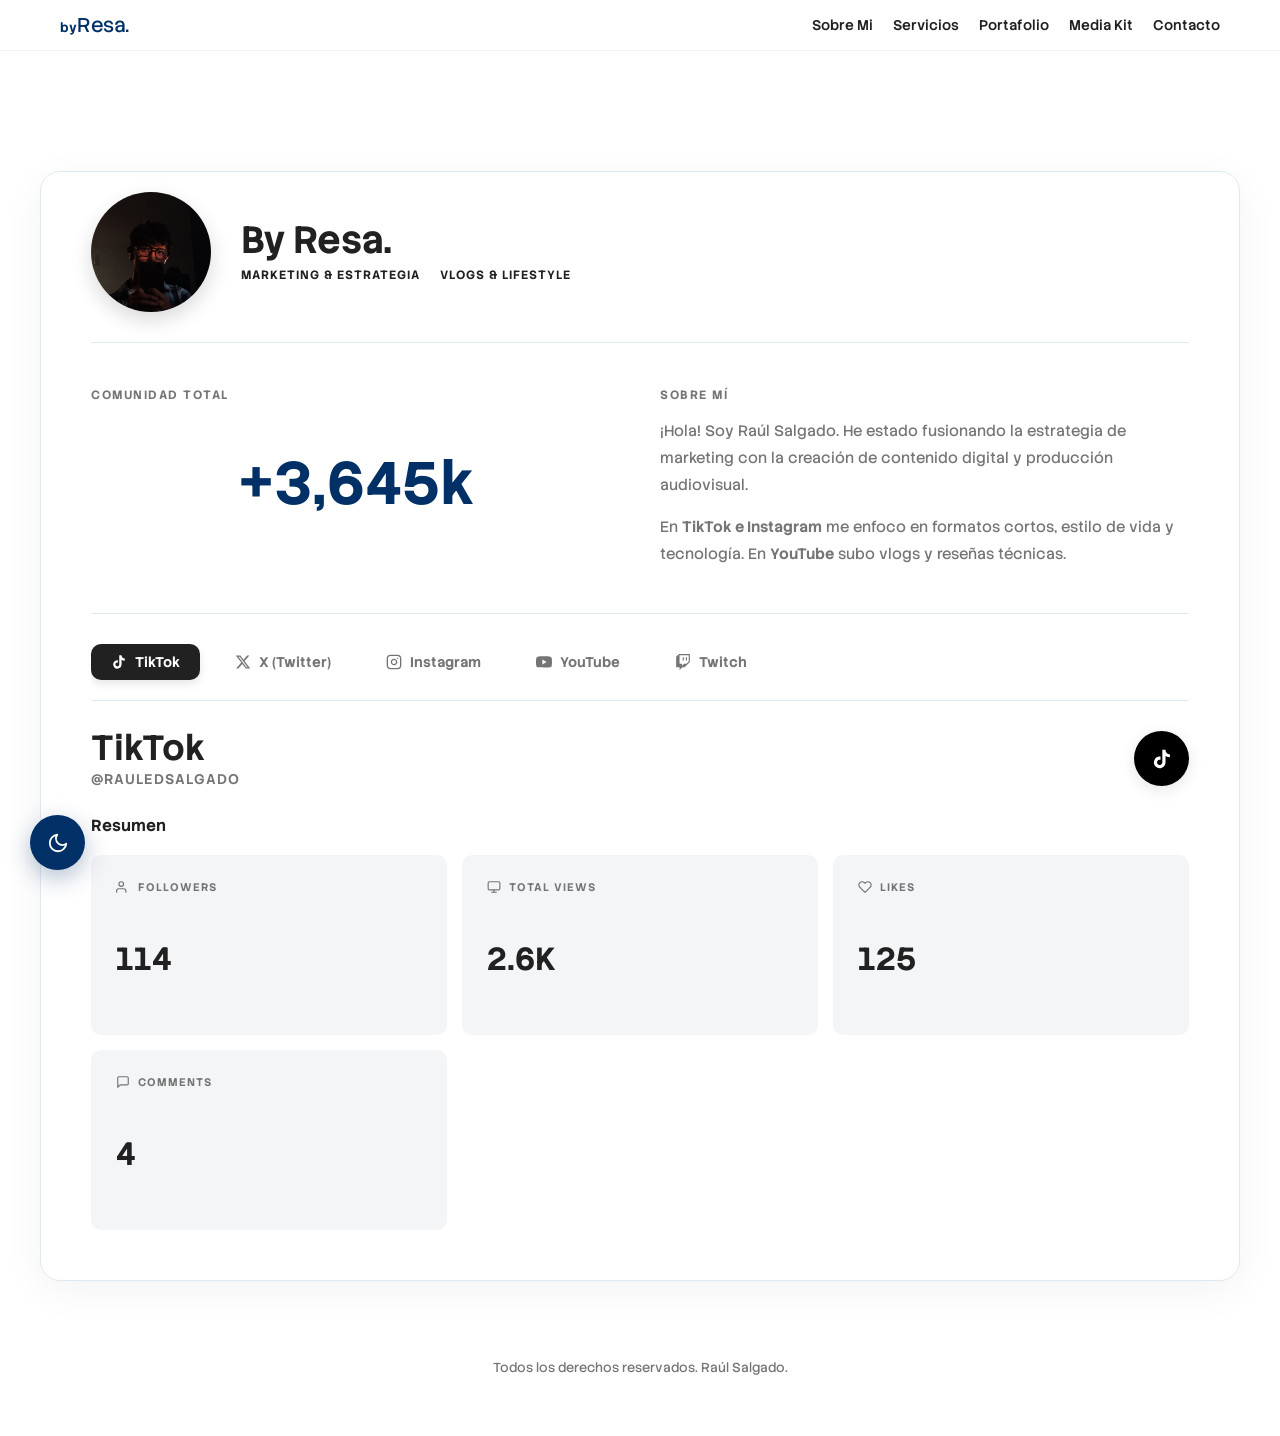
<file: mediakit.html>
<!DOCTYPE html>
<html lang="es">

<head>
    <meta charset="UTF-8">
    <meta name="viewport" content="width=device-width, initial-scale=1.0">
    <title>Media Kit | byResa.</title>
    
    <link rel="stylesheet" href="css/normalize.css">
    <link rel="preconnect" href="https://fonts.googleapis.com">
    <link rel="preconnect" href="https://fonts.gstatic.com" crossorigin>
    <link href="https://fonts.googleapis.com/css2?family=Stack+Sans+Text&display=swap" rel="stylesheet">
    <!-- Versionado para romper caché -->
    <link rel="stylesheet" href="css/style.css?v=8.0">
    <link rel="icon" href="images/favicon.png?v=2" type="image/png">

    <meta property="og:type" content="website">
    <meta property="og:url" content="https://resanews.github.io/byresabeta/mediakit.html">
    <meta property="og:title" content="Media Kit | byResa.">
    <meta property="og:image" content="https://resanews.github.io/byresabeta/images/hero.jpg">
</head>

<body>
    <!-- Encabezado -->
    <header class="barra-superior">
        <div class="nav-container contenedor">
            <a href="index.html#inicio" class="titulo" style="text-decoration: none;">
                <span>by</span>Resa.
            </a>
            <nav class="navprincipal">
                <a href="index.html#sobre-mi">Sobre Mi</a>
                <a href="index.html#servicios">Servicios</a>
                <a href="portafolio.html">Portafolio</a>
                <a href="mediakit.html" class="activo">Media Kit</a>
                <a href="index.html#contacto">Contacto</a>
            </nav>
        </div>
    </header>

    <main style="padding-top: 12rem; padding-bottom: 5rem;">
        <section class="contenedor">
            
            <!-- Contenedor Principal (Apple Bento) -->
            <div class="mk-panel-maestro revelar-scroll">
                
                <!-- Cabecera de Perfil -->
                <div class="mk-perfil-header">
                    <img src="images/IMG_20260726_185718~2.jpg" alt="Raúl Salgado" class="mk-avatar">
                    <div class="mk-perfil-datos">
                        <h1>By Resa.</h1>
                        <div class="mk-tags-texto">
                            <span>MARKETING & ESTRATEGIA</span>
                            <span>VLOGS & LIFESTYLE</span>
                        </div>
                    </div>
                </div>

                <div class="mk-divisor"></div>

                <!-- Sección Comunidad y Sobre Mí -->
                <div style="display: grid; grid-template-columns: repeat(auto-fit, minmax(300px, 1fr)); gap: 4rem;">
                    <div class="mk-seccion-info">
                    <h4 class="mk-titulo-seccion">COMUNIDAD TOTAL</h4>
                    <h2 class="mk-cifra-total">+3,645k</h2>
                </div>

                    <div class="mk-seccion-info">
                        <h4 class="mk-titulo-seccion">SOBRE MÍ</h4>
                        <p>¡Hola! Soy Raúl Salgado. He estado fusionando la estrategia de marketing con la creación de contenido digital y producción audiovisual.</p>
                        <p>En <strong>TikTok e Instagram</strong> me enfoco en formatos cortos, estilo de vida y tecnología. En <strong>YouTube</strong> subo vlogs y reseñas técnicas.</p>
                    </div>
                </div>

                <div class="mk-divisor"></div>

              <!-- Interfaz Dinámica (Formato Riimo/Beacons) -->
                <div class="mk-interfaz-dinamica">
                    
                   <!-- Barra Superior de Pestañas (Tabs) -->
                    <div class="mk-tabs-superior">
                        <button class="mk-tab-btn activo" data-target="stats-tt">
                            <svg xmlns="http://www.w3.org/2000/svg" width="16" height="16" viewBox="0 0 24 24" fill="currentColor"><path d="M19.59 6.69a4.83 4.83 0 0 1-3.77-4.25V2h-3.45v13.67a2.89 2.89 0 0 1-5.2 1.74 2.89 2.89 0 0 1 2.31-4.64 2.93 2.93 0 0 1 .88.13V9.4a6.84 6.84 0 0 0-1-.05A6.33 6.33 0 0 0 5 20.1a6.34 6.34 0 0 0 10.86-4.43v-7a8.16 8.16 0 0 0 4.77 1.52v-3.4a4.85 4.85 0 0 1-1-.1z"/></svg>
                            TikTok
                        </button>
                        <button class="mk-tab-btn" data-target="stats-x">
                            <svg xmlns="http://www.w3.org/2000/svg" width="16" height="16" viewBox="0 0 24 24" fill="currentColor"><path d="M18.244 2.25h3.308l-7.227 8.26 8.502 11.24H16.17l-5.214-6.817L4.99 21.75H1.68l7.73-8.835L1.254 2.25H8.08l4.713 6.231zm-1.161 17.52h1.833L7.084 4.126H5.117z"/></svg>
                            X (Twitter)
                        </button>
                        <button class="mk-tab-btn" data-target="stats-ig">
                            <svg xmlns="http://www.w3.org/2000/svg" width="16" height="16" viewBox="0 0 24 24" fill="none" stroke="currentColor" stroke-width="2" stroke-linecap="round" stroke-linejoin="round"><rect x="2" y="2" width="20" height="20" rx="5" ry="5"></rect><path d="M16 11.37A4 4 0 1 1 12.63 8 4 4 0 0 1 16 11.37z"></path><line x1="17.5" y1="6.5" x2="17.51" y2="6.5"></line></svg>
                            Instagram
                        </button>
                        <button class="mk-tab-btn" data-target="stats-yt">
                            <svg xmlns="http://www.w3.org/2000/svg" width="16" height="16" viewBox="0 0 24 24" fill="currentColor"><path d="M23.498 6.186a3.016 3.016 0 0 0-2.122-2.136C19.505 3.545 12 3.545 12 3.545s-7.505 0-9.377.505A3.017 3.017 0 0 0 .502 6.186C0 8.07 0 12 0 12s0 3.93.502 5.814a3.016 3.016 0 0 0 2.122 2.136c1.871.505 9.376.505 9.376.505s7.505 0 9.377-.505a3.015 3.015 0 0 0 2.122-2.136C24 15.93 24 12 24 12s0-3.93-.502-5.814zM9.545 15.568V8.432L15.818 12l-6.273 3.568z"/></svg>
                            YouTube
                        </button>
                        <button class="mk-tab-btn" data-target="stats-tw">
                            <svg xmlns="http://www.w3.org/2000/svg" width="16" height="16" viewBox="0 0 24 24" fill="currentColor"><path d="M11.571 4.714h1.715v5.143H11.57zm4.715 0H18v5.143h-1.714zM6 0L1.714 4.286v15.428h5.143V24l4.286-4.286h3.428L22.286 12V0zm14.571 11.143l-3.428 3.428h-3.429l-3 3v-3H6.857V1.714h13.714Z"/></svg>
                            Twitch
                        </button>
                    </div>

                    <!-- Contenedor de Paneles (El Tablero de Datos) -->
                    <div class="mk-paneles-contenedor">
                        
                        <!-- PANEL TIKTOK -->
                        <div id="stats-tt" class="mk-panel-stats activo">
                            <div class="mk-platform-header">
                                <div class="mk-ph-izq">
                                    <h2>TikTok</h2>
                                    <p>@RAULEDSALGADO</p>
                                </div>
                                <a href="https://www.tiktok.com/@rauledsalgado" target="_blank" class="mk-link-red" data-red="tiktok" aria-label="Visitar TikTok">
                                    <svg xmlns="http://www.w3.org/2000/svg" width="22" height="22" viewBox="0 0 24 24" fill="currentColor"><path d="M19.59 6.69a4.83 4.83 0 0 1-3.77-4.25V2h-3.45v13.67a2.89 2.89 0 0 1-5.2 1.74 2.89 2.89 0 0 1 2.31-4.64 2.93 2.93 0 0 1 .88.13V9.4a6.84 6.84 0 0 0-1-.05A6.33 6.33 0 0 0 5 20.1a6.34 6.34 0 0 0 10.86-4.43v-7a8.16 8.16 0 0 0 4.77 1.52v-3.4a4.85 4.85 0 0 1-1-.1z"/></svg>
                                </a>
                            </div>

                            <h3 class="mk-summary-title">Resumen</h3>
                            
                            <div class="mk-grid-dashboard">
                                <div class="mk-stat-card">
                                    <div class="mk-stat-top"><span class="mk-stat-label"><svg xmlns="http://www.w3.org/2000/svg" width="14" height="14" viewBox="0 0 24 24" fill="none" stroke="currentColor" stroke-width="2" stroke-linecap="round" stroke-linejoin="round"><path d="M17 21v-2a4 4 0 0 0-4-4H5a4 4 0 0 0-4 4v2"></path><circle cx="9" cy="7" r="4"></circle></svg>FOLLOWERS</span></div>
                                    <p class="mk-stat-value">114</p>
                                </div>
                                <div class="mk-stat-card">
                                    <div class="mk-stat-top"><span class="mk-stat-label"><svg xmlns="http://www.w3.org/2000/svg" width="14" height="14" viewBox="0 0 24 24" fill="none" stroke="currentColor" stroke-width="2" stroke-linecap="round" stroke-linejoin="round"><rect x="2" y="3" width="20" height="14" rx="2" ry="2"></rect><line x1="8" y1="21" x2="16" y2="21"></line><line x1="12" y1="17" x2="12" y2="21"></line></svg>TOTAL VIEWS</span></div>
                                    <p class="mk-stat-value">2.6K</p>
                                </div>
                                <div class="mk-stat-card">
                                    <div class="mk-stat-top"><span class="mk-stat-label"><svg xmlns="http://www.w3.org/2000/svg" width="14" height="14" viewBox="0 0 24 24" fill="none" stroke="currentColor" stroke-width="2" stroke-linecap="round" stroke-linejoin="round"><path d="M20.84 4.61a5.5 5.5 0 0 0-7.78 0L12 5.67l-1.06-1.06a5.5 5.5 0 0 0-7.78 7.78l1.06 1.06L12 21.23l7.78-7.78 1.06-1.06a5.5 5.5 0 0 0 0-7.78z"></path></svg>LIKES</span></div>
                                    <p class="mk-stat-value">125</p>
                                </div>
                                <div class="mk-stat-card">
                                    <div class="mk-stat-top"><span class="mk-stat-label"><svg xmlns="http://www.w3.org/2000/svg" width="14" height="14" viewBox="0 0 24 24" fill="none" stroke="currentColor" stroke-width="2" stroke-linecap="round" stroke-linejoin="round"><path d="M21 15a2 2 0 0 1-2 2H7l-4 4V5a2 2 0 0 1 2-2h14a2 2 0 0 1 2 2z"></path></svg>COMMENTS</span></div>
                                    <p class="mk-stat-value">4</p>
                                </div>
                            </div>
                        </div>

                        <!-- PANEL X (TWITTER) -->
                        <div id="stats-x" class="mk-panel-stats">
                            <div class="mk-platform-header">
                                <div class="mk-ph-izq">
                                    <h2>Twitter / X</h2>
                                    <p>@RESAMOKAS</p>
                                </div>
                                <a href="https://x.com/RESAMOKAS" target="_blank" class="mk-link-red" data-red="x" aria-label="Visitar X">
                                    <svg xmlns="http://www.w3.org/2000/svg" width="22" height="22" viewBox="0 0 24 24" fill="currentColor"><path d="M18.244 2.25h3.308l-7.227 8.26 8.502 11.24H16.17l-5.214-6.817L4.99 21.75H1.68l7.73-8.835L1.254 2.25H8.08l4.713 6.231zm-1.161 17.52h1.833L7.084 4.126H5.117z"/></svg>
                                </a>
                            </div>
                            <h3 class="mk-summary-title">Resumen</h3>
                            <div class="mk-grid-dashboard">
                                <div class="mk-stat-card">
                                    <div class="mk-stat-top"><span class="mk-stat-label"><svg xmlns="http://www.w3.org/2000/svg" width="14" height="14" viewBox="0 0 24 24" fill="none" stroke="currentColor" stroke-width="2" stroke-linecap="round" stroke-linejoin="round"><path d="M17 21v-2a4 4 0 0 0-4-4H5a4 4 0 0 0-4 4v2"></path><circle cx="9" cy="7" r="4"></circle></svg>FOLLOWERS</span></div>
                                    <p class="mk-stat-value">436</p>
                                </div>
                                <div class="mk-stat-card">
                                    <div class="mk-stat-top"><span class="mk-stat-label"><svg xmlns="http://www.w3.org/2000/svg" width="14" height="14" viewBox="0 0 24 24" fill="none" stroke="currentColor" stroke-width="2" stroke-linecap="round" stroke-linejoin="round"><path d="M22 4s-.7 2.1-2 3.4c1.6 10-9.4 17.3-18 11.6 2.2.1 4.4-.6 6-2C3 15.5.5 9.6 3 5c2.2 2.6 5.6 4.1 9 4-.9-4.2 4-6.6 7-3.8 1.1 0 3-1.2 3-1.2z"></path></svg>TOTAL TWEETS</span></div>
                                    <p class="mk-stat-value">5.6k</p>
                                </div>
                            </div>
                        </div>

                        <!-- PANEL INSTAGRAM -->
                        <div id="stats-ig" class="mk-panel-stats">
                            <div class="mk-platform-header">
                                <div class="mk-ph-izq">
                                    <h2>Instagram</h2>
                                    <p>@RAULEDSALGADO</p>
                                </div>
                                <a href="https://www.instagram.com/rauledsalgado/" target="_blank" class="mk-link-red" data-red="instagram" aria-label="Visitar Instagram">
                                    <svg xmlns="http://www.w3.org/2000/svg" width="22" height="22" viewBox="0 0 24 24" fill="none" stroke="currentColor" stroke-width="2" stroke-linecap="round" stroke-linejoin="round"><rect x="2" y="2" width="20" height="20" rx="5" ry="5"></rect><path d="M16 11.37A4 4 0 1 1 12.63 8 4 4 0 0 1 16 11.37z"></path><line x1="17.5" y1="6.5" x2="17.51" y2="6.5"></line></svg>
                                </a>
                            </div>
                            <h3 class="mk-summary-title">Resumen</h3>
                            <div class="mk-grid-dashboard">
                                <div class="mk-stat-card">
                                    <div class="mk-stat-top"><span class="mk-stat-label"><svg xmlns="http://www.w3.org/2000/svg" width="14" height="14" viewBox="0 0 24 24" fill="none" stroke="currentColor" stroke-width="2" stroke-linecap="round" stroke-linejoin="round"><path d="M17 21v-2a4 4 0 0 0-4-4H5a4 4 0 0 0-4 4v2"></path><circle cx="9" cy="7" r="4"></circle></svg>FOLLOWERS</span></div>
                                    <p class="mk-stat-value">365</p>
                                </div>
                                <div class="mk-stat-card">
                                    <div class="mk-stat-top"><span class="mk-stat-label"><svg xmlns="http://www.w3.org/2000/svg" width="14" height="14" viewBox="0 0 24 24" fill="none" stroke="currentColor" stroke-width="2" stroke-linecap="round" stroke-linejoin="round"><path d="M1 12s4-8 11-8 11 8 11 8-4 8-11 8-11-8-11-8z"></path><circle cx="12" cy="12" r="3"></circle></svg>PROFILE VISITS</span></div>
                                    <p class="mk-stat-value">642</p>
                                </div>
                                <div class="mk-stat-card">
                                    <div class="mk-stat-top"><span class="mk-stat-label"><svg xmlns="http://www.w3.org/2000/svg" width="14" height="14" viewBox="0 0 24 24" fill="none" stroke="currentColor" stroke-width="2" stroke-linecap="round" stroke-linejoin="round"><polygon points="23 7 16 12 23 17 23 7"></polygon><rect x="1" y="5" width="15" height="14" rx="2" ry="2"></rect></svg>REELS REACH</span></div>
                                    <p class="mk-stat-value">4.3k</p>
                                </div>
                                <div class="mk-stat-card">
                                    <div class="mk-stat-top"><span class="mk-stat-label"><svg xmlns="http://www.w3.org/2000/svg" width="14" height="14" viewBox="0 0 24 24" fill="none" stroke="currentColor" stroke-width="2" stroke-linecap="round" stroke-linejoin="round"><path d="M4 4h16c1.1 0 2 .9 2 2v12c0 1.1-.9 2-2 2H4c-1.1 0-2-.9-2-2V6c0-1.1.9-2 2-2z"></path><polyline points="22,6 12,13 2,6"></polyline></svg>STORIES REACH</span></div>
                                    <p class="mk-stat-value">8k</p>
                                </div>
                            </div>
                        </div>

                        <!-- PANEL YOUTUBE -->
                        <div id="stats-yt" class="mk-panel-stats">
                            <div class="mk-platform-header">
                                <div class="mk-ph-izq">
                                    <h2>YouTube</h2>
                                    <p>@RESAMOKAS / @BYRESA</p>
                                </div>
                                <a href="https://www.youtube.com/@RESAMOKAS" target="_blank" class="mk-link-red" data-red="youtube" aria-label="Visitar YouTube">
                                <svg xmlns="http://www.w3.org/2000/svg" width="22" height="22" viewBox="0 0 24 24" fill="currentColor"><path d="M23.498 6.186a3.016 3.016 0 0 0-2.122-2.136C19.505 3.545 12 3.545 12 3.545s-7.505 0-9.377.505A3.017 3.017 0 0 0 .502 6.186C0 8.07 0 12 0 12s0 3.93.502 5.814a3.016 3.016 0 0 0 2.122 2.136c1.871.505 9.376.505 9.376.505s7.505 0 9.377-.505a3.015 3.015 0 0 0 2.122-2.136C24 15.93 24 12 24 12s0-3.93-.502-5.814zM9.545 15.568V8.432L15.818 12l-6.273 3.568z"/></svg>
                                </a>
                            </div>
                            <h3 class="mk-summary-title">Resumen</h3>
                            <div class="mk-grid-dashboard">
                                <div class="mk-stat-card"><div class="mk-stat-top"><span class="mk-stat-label"><svg xmlns="http://www.w3.org/2000/svg" width="14" height="14" viewBox="0 0 24 24" fill="none" stroke="currentColor" stroke-width="2" stroke-linecap="round" stroke-linejoin="round"><path d="M17 21v-2a4 4 0 0 0-4-4H5a4 4 0 0 0-4 4v2"></path><circle cx="9" cy="7" r="4"></circle></svg>SUBSCRIBERS</span></div><p class="mk-stat-value">966</p></div>
                                <div class="mk-stat-card"><div class="mk-stat-top"><span class="mk-stat-label"><svg xmlns="http://www.w3.org/2000/svg" width="14" height="14" viewBox="0 0 24 24" fill="none" stroke="currentColor" stroke-width="2" stroke-linecap="round" stroke-linejoin="round"><rect x="2" y="3" width="20" height="14" rx="2" ry="2"></rect><line x1="8" y1="21" x2="16" y2="21"></line><line x1="12" y1="17" x2="12" y2="21"></line></svg>TOTAL VIEWS</span></div><p class="mk-stat-value">59.5k</p></div>
                            </div>
                        </div>

                        <!-- PANEL TWITCH -->
                        <div id="stats-tw" class="mk-panel-stats">
                            <div class="mk-platform-header">
                                <div class="mk-ph-izq">
                                    <h2>Twitch</h2>
                                    <p>@RESAMOKAS</p>
                                </div>
                                <a href="https://www.twitch.tv/resamokas" target="_blank" class="mk-link-red" data-red="twitch" aria-label="Visitar Twitch">
                                    <svg xmlns="http://www.w3.org/2000/svg" width="22" height="22" viewBox="0 0 24 24" fill="currentColor"><path d="M11.571 4.714h1.715v5.143H11.57zm4.715 0H18v5.143h-1.714zM6 0L1.714 4.286v15.428h5.143V24l4.286-4.286h3.428L22.286 12V0zm14.571 11.143l-3.428 3.428h-3.429l-3 3v-3H6.857V1.714h13.714Z"/></svg>
                                </a>
                            </div>
                            <h3 class="mk-summary-title">Resumen</h3>
                            <div class="mk-grid-dashboard">
                                <div class="mk-stat-card"><div class="mk-stat-top"><span class="mk-stat-label"><svg xmlns="http://www.w3.org/2000/svg" width="14" height="14" viewBox="0 0 24 24" fill="none" stroke="currentColor" stroke-width="2" stroke-linecap="round" stroke-linejoin="round"><path d="M17 21v-2a4 4 0 0 0-4-4H5a4 4 0 0 0-4 4v2"></path><circle cx="9" cy="7" r="4"></circle></svg>FOLLOWERS</span></div><p class="mk-stat-value">1764</p></div>
                                <div class="mk-stat-card"><div class="mk-stat-top"><span class="mk-stat-label"><svg xmlns="http://www.w3.org/2000/svg" width="14" height="14" viewBox="0 0 24 24" fill="none" stroke="currentColor" stroke-width="2" stroke-linecap="round" stroke-linejoin="round"><path d="M21 12.79A9 9 0 1 1 11.21 3 7 7 0 0 0 21 12.79z"></path></svg>WATCH TIME (MIN)</span></div><p class="mk-stat-value">739.4k</p></div>
                                <div class="mk-stat-card"><div class="mk-stat-top"><span class="mk-stat-label"><svg xmlns="http://www.w3.org/2000/svg" width="14" height="14" viewBox="0 0 24 24" fill="none" stroke="currentColor" stroke-width="2" stroke-linecap="round" stroke-linejoin="round"><path d="M17 21v-2a4 4 0 0 0-4-4H5a4 4 0 0 0-4 4v2"></path><circle cx="9" cy="7" r="4"></circle></svg>UNIQUE VIEWERS</span></div><p class="mk-stat-value">13.5k</p></div>
                                <div class="mk-stat-card"><div class="mk-stat-top"><span class="mk-stat-label"><svg xmlns="http://www.w3.org/2000/svg" width="14" height="14" viewBox="0 0 24 24" fill="none" stroke="currentColor" stroke-width="2" stroke-linecap="round" stroke-linejoin="round"><circle cx="12" cy="12" r="10"></circle><polyline points="12 6 12 12 16 14"></polyline></svg>AVG VIEWERS</span></div><p class="mk-stat-value">6.9</p></div>
                            </div>
                        </div>

                    </div>
                </div>

            </div>
        </section>
    </main>

    <footer class="footer-apple contenedor">
        <p>Todos los derechos reservados. Raúl Salgado.</p>
    </footer>

   <!-- Botón Flotante de Modo Oscuro -->
    <button id="btn-dark-mode" class="btn-dark-mode" type="button" aria-label="Alternar modo oscuro">
        <!-- Icono Luna (Modo Claro) -->
        <svg id="svg-luna" xmlns="http://www.w3.org/2000/svg" width="22" height="22" viewBox="0 0 24 24" fill="none" stroke="#ffffff" stroke-width="2" stroke-linecap="round" stroke-linejoin="round" style="display: block;">
            <path d="M21 12.79A9 9 0 1 1 11.21 3 7 7 0 0 0 21 12.79z"></path>
        </svg>
        <!-- Icono Sol (Modo Oscuro) -->
        <svg id="svg-sol" xmlns="http://www.w3.org/2000/svg" width="22" height="22" viewBox="0 0 24 24" fill="none" stroke="#ffffff" stroke-width="2" stroke-linecap="round" stroke-linejoin="round" style="display: none;">
            <circle cx="12" cy="12" r="5"></circle>
            <line x1="12" y1="1" x2="12" y2="3"></line>
            <line x1="12" y1="21" x2="12" y2="23"></line>
            <line x1="4.22" y1="4.22" x2="5.64" y2="5.64"></line>
            <line x1="18.36" y1="18.36" x2="19.78" y2="19.78"></line>
            <line x1="1" y1="12" x2="3" y2="12"></line>
            <line x1="21" y1="12" x2="23" y2="12"></line>
            <line x1="4.22" y1="19.78" x2="5.64" y2="18.36"></line>
            <line x1="18.36" y1="5.64" x2="19.78" y2="4.22"></line>
        </svg>
    </button>

    <!-- JavaScript Principal en minúsculas para GitHub Pages -->
    <script src="js/main.js?v=8.0"></script>

    <!-- Script de las Pestañas (Tabs) de Redes -->
    <script>
        document.addEventListener('DOMContentLoaded', () => {
            const botones = document.querySelectorAll('.mk-tab-btn');
            const paneles = document.querySelectorAll('.mk-panel-stats');

            botones.forEach(boton => {
                boton.addEventListener('click', () => {
                    botones.forEach(b => b.classList.remove('activo'));
                    paneles.forEach(p => p.classList.remove('activo'));
                    boton.classList.add('activo');
                    const targetID = boton.getAttribute('data-target');
                    document.getElementById(targetID).classList.add('activo');
                });
            });
        });
    </script>

    <!-- Script del Intersection Observer (CRÍTICO: Esto hace que aparezca la pantalla) -->
    <script>
        const opciones = { threshold: 0.15, rootMargin: "0px 0px -80px 0px" };
        const observador = new IntersectionObserver((entradas, obs) => {
            entradas.forEach(entrada => {
                if (entrada.isIntersecting) {
                    setTimeout(() => { entrada.target.classList.add('activo'); }, 300);
                    obs.unobserve(entrada.target);
                }
            });
        }, opciones);
        
        document.querySelectorAll('.revelar-scroll, .revelar-bento').forEach(elemento => {
            observador.observe(elemento);
        });
    </script>
</body>
</html>
</file>
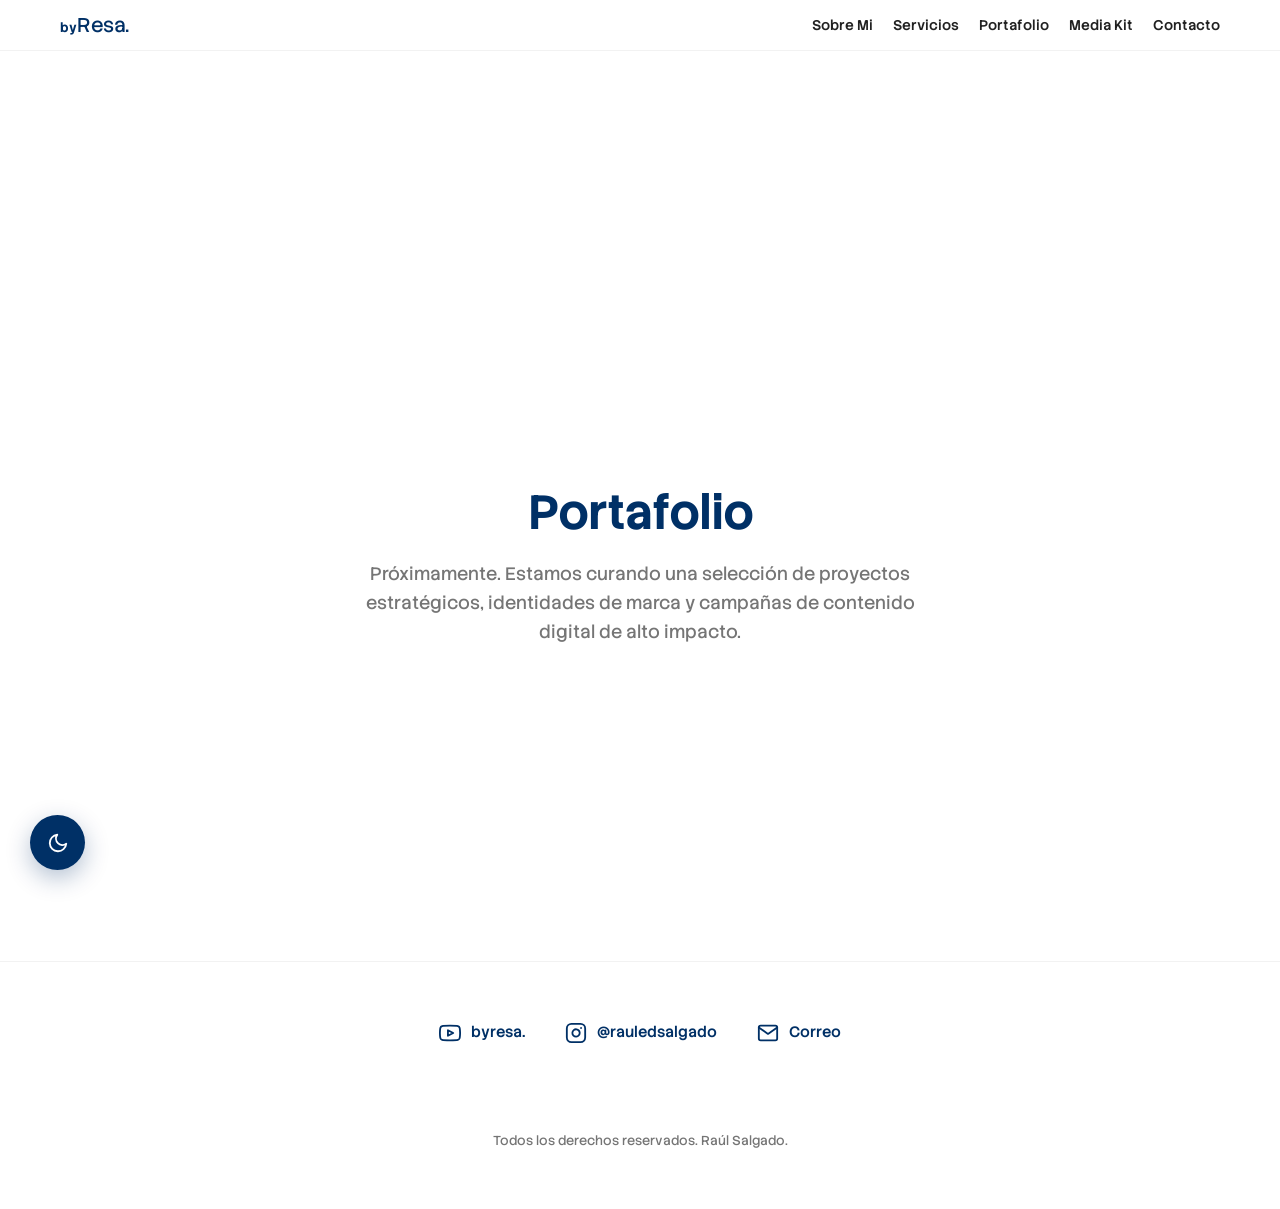
<file: portafolio.html>
<!DOCTYPE html>
<html lang="es">

<head>
    <meta charset="UTF-8">
    <meta name="viewport" content="width=device-width, initial-scale=1.0">
    <title>Portafolio - byResa.</title>
    
    <!-- Hojas de estilo, Fuentes y Favicon -->
    <link rel="stylesheet" href="css/normalize.css">
    <link rel="preconnect" href="https://fonts.googleapis.com">
    <link rel="preconnect" href="https://fonts.gstatic.com" crossorigin>
    <link href="https://fonts.googleapis.com/css2?family=Stack+Sans+Text&display=swap" rel="stylesheet">
    <link rel="preload" href="css/style.css" as="style">
    <link rel="stylesheet" href="css/style.css?v=6.0">
    <link rel="icon" href="images/favicon.png?v=2" type="image/png">
</head>

<body>
    <!-- Encabezado Fijo y Simétrico (Consistencia Global) -->
    <header class="barra-superior">
        <div class="nav-container contenedor">
            <a href="index.html#inicio" class="titulo" style="text-decoration: none;">
                <span>by</span>Resa.
            </a>
            <nav class="navprincipal">
                <a href="index.html#sobre-mi">Sobre Mi</a>
                <a href="index.html#servicios">Servicios</a>
                <a href="portafolio.html">Portafolio</a>
                <a href="mediakit.html">Media Kit</a>
                <a href="index.html#contacto">Contacto</a>
            </nav>
        </div>
    </header>

    <!-- Contenido con Animación de Entrada Fluida -->
    <div class="transicion-pagina">
        <section class="hero-apple seccion-separada">
            <div class="contenedor" style="text-align: center; padding-top: 10rem;">
                <h2 style="color: var(--primario); font-size: 4.8rem; font-weight: 800; letter-spacing: -1px; margin-bottom: 2rem;">Portafolio</h2>
                <p style="color: var(--gris); font-size: 1.8rem; max-width: 60rem; margin: 0 auto; line-height: 1.6;">
                    Próximamente. Estamos curando una selección de proyectos estratégicos, identidades de marca y campañas de contenido digital de alto impacto.
                </p>
            </div>
        </section>
    </div> <!-- Cierre de class="transicion-pagina" -->

    <!-- Bloque de Enlaces y Redes (Consistencia de marca) -->
    <section id="contenido" class="redes-apple seccion-separada">
        <div class="contenedor grid-redes-apple">
            <a href="https://www.youtube.com/@byresa" target="_blank" rel="noopener noreferrer" class="enlace-red-apple">
                <svg xmlns="http://www.w3.org/2000/svg" width="22" height="22" viewBox="0 0 24 24" fill="none" stroke="currentColor" stroke-width="2" stroke-linecap="round" stroke-linejoin="round">
                    <path d="M22.54 6.42a2.78 2.78 0 0 0-1.95-1.96C18.88 4 12 4 12 4s-6.88 0-8.59.46A2.78 2.78 0 0 0 1.46 6.42 29 29 0 0 0 1 12a29 29 0 0 0 .46 5.58 2.78 2.78 0 0 0 1.95 1.96C5.12 20 12 20 12 20s6.88 0 8.59-.46a2.78 2.78 0 0 0 1.95-1.96A29 29 0 0 0 23 12a29 29 0 0 0-.46-5.58z"></path>
                    <polygon points="9.75 15.02 15.5 12 9.75 8.98 9.75 15.02"></polygon>
                </svg>
                <span>byresa.</span>
            </a>

            <a href="https://www.instagram.com/rauledsalgado/" target="_blank" rel="noopener noreferrer" class="enlace-red-apple">
                <svg xmlns="http://www.w3.org/2000/svg" width="22" height="22" viewBox="0 0 24 24" fill="none" stroke="currentColor" stroke-width="2" stroke-linecap="round" stroke-linejoin="round">
                    <rect x="2" y="2" width="20" height="20" rx="5" ry="5"></rect>
                    <path d="M16 11.37A4 4 0 1 1 12.63 8 4 4 0 0 1 16 11.37z"></path>
                    <line x1="17.5" y1="6.5" x2="17.51" y2="6.5"></line>
                </svg>
                <span>@rauledsalgado</span>
            </a>

            <a href="mailto:rauleduardosalgadoalvarez@gmail.com" class="enlace-red-apple">
                <svg xmlns="http://www.w3.org/2000/svg" width="22" height="22" viewBox="0 0 24 24" fill="none" stroke="currentColor" stroke-width="2" stroke-linecap="round" stroke-linejoin="round">
                    <path d="M4 4h16c1.1 0 2 .9 2 2v12c0 1.1-.9 2-2 2H4c-1.1 0-2-.9-2-2V6c0-1.1.9-2 2-2z"></path>
                    <polyline points="22,6 12,13 2,6"></polyline>
                </svg>
                <span>Correo</span>
            </a>
        </div>
    </section>

    <!-- Pie de página unificado -->
    <footer class="footer-apple contenedor">
        <p>Todos los derechos reservados. Raúl Salgado.</p>
    </footer>

    <!-- Botón Flotante de Modo Oscuro -->
    <button id="btn-dark-mode" class="btn-dark-mode" type="button" aria-label="Alternar modo oscuro">
        <!-- Icono Luna (Modo Claro) -->
        <svg id="svg-luna" xmlns="http://www.w3.org/2000/svg" width="22" height="22" viewBox="0 0 24 24" fill="none" stroke="#ffffff" stroke-width="2" stroke-linecap="round" stroke-linejoin="round" style="display: block;">
            <path d="M21 12.79A9 9 0 1 1 11.21 3 7 7 0 0 0 21 12.79z"></path>
        </svg>
        <!-- Icono Sol (Modo Oscuro) -->
        <svg id="svg-sol" xmlns="http://www.w3.org/2000/svg" width="22" height="22" viewBox="0 0 24 24" fill="none" stroke="#ffffff" stroke-width="2" stroke-linecap="round" stroke-linejoin="round" style="display: none;">
            <circle cx="12" cy="12" r="5"></circle>
            <line x1="12" y1="1" x2="12" y2="3"></line>
            <line x1="12" y1="21" x2="12" y2="23"></line>
            <line x1="4.22" y1="4.22" x2="5.64" y2="5.64"></line>
            <line x1="18.36" y1="18.36" x2="19.78" y2="19.78"></line>
            <line x1="1" y1="12" x2="3" y2="12"></line>
            <line x1="21" y1="12" x2="23" y2="12"></line>
            <line x1="4.22" y1="19.78" x2="5.64" y2="18.36"></line>
            <line x1="18.36" y1="5.64" x2="19.78" y2="4.22"></line>
        </svg>
    </button>

    <!-- JavaScript Principal -->
    <script src="js/main.js?v=6.0"></script>
</body>
</html>
</file>
<file: css/style.css>
/* ==========================================================================
   1. VARIABLES Y CONFIGURACIÓN DE COLORES
   ========================================================================== */
:root {
    --blanco: #ffffff; 
    --oscuro: #212121;
    --primario: #003066;
    --secundario: #004A75;
    --gris: #757575;
    --grisbaj: #DFE9F3;
    --negro: #000000;
}

/* ==========================================================================
   2. ESTILOS BASE Y GLOBALES (Reset & HTML)
   ========================================================================== */
html {
    font-size: 62.5%; /* 1rem = 10px */
    box-sizing: border-box;
    scroll-behavior: smooth;
}

*, *:before, *:after {
    box-sizing: inherit;
}

body {
    font-size: 16px; 
    font-family: "Stack Sans Text", -apple-system, BlinkMacSystemFont, "Segoe UI", Roboto, sans-serif;
    background-color: var(--blanco);
    margin: 0; 
    overflow-x: hidden;
}

/* Tipografías Base */
h1 { font-size: 3.8rem; }
h2 { font-size: 2.8rem; }
h3 { font-size: 1.8rem; }
h1, h2, h3 { 
    text-align: center; 
}

/* ==========================================================================
   3. CLASES DE UTILIDAD Y COMPONENTES REUSABLES
   ========================================================================== */
.contenedor {
    max-width: 120rem;
    margin: 0 auto;
}

.sombra {
    box-shadow: 0px 5px 15px 0px rgba(112,112,112,0.75);
    -webkit-box-shadow: 0px 5px 15px 0px rgba(112,112,112,0.75);
    -moz-box-shadow: 0px 5px 15px 0px rgba(112,112,112,0.75);
    padding: 2rem;
    border-radius: 0;
}

.seccion-separada {
    margin-top: 4rem;
    margin-bottom: 4rem;
}

/* Helpers Flexbox / Ancho */
.flex { display: flex; }
.w100 { width: 100%; }
.alide { justify-content: flex-end; }

/* Botones genéricos */
.boton {
    background-color: var(--secundario);
    color: var(--blanco);
    padding: 1rem 3rem;
    margin-top: 1rem;
    font-size: 2rem;
    text-decoration: none;
    text-transform: uppercase;
    font-weight: bold;
    border-radius: .5rem;
    width: 80%;
    border: none;
    text-align: center;
    display: inline-block;
}

.boton:hover {
    cursor: pointer;
}

@media (min-width: 480px) {
    .boton { width: auto; }
}

/* ==========================================================================
   4. ESTRUCTURA DE NAVEGACIÓN Y HERO (Estilo Apple Keynote)
   ========================================================================== */

/* Barra Superior Fina e Integrada (Sticky Nav) */
.barra-superior {
    position: sticky;
    top: 0;
    z-index: 100;
    background-color: rgba(255, 255, 255, 0.8);
    backdrop-filter: blur(20px);
    -webkit-backdrop-filter: blur(20px);
    border-bottom: 1px solid rgba(0, 0, 0, 0.05);
}

.nav-container {
    display: flex;
    flex-direction: column;
    align-items: center;
    padding: 1rem 2rem;
}

@media (min-width: 768px) {
    .nav-container {
        flex-direction: row;
        justify-content: space-between;
        padding: 1.2rem 2rem;
    }
}

/* Título e Identidad */
.titulo {
    color: var(--primario);
    margin: 0;
    font-size: 2rem;
    letter-spacing: -0.5px;
    font-weight: 400;
}

.titulo span {
    font-size: 1.3rem;
    font-weight: 700;
    margin-right: 1px;
}

/* Menú de Navegación Fino e Integrado */
.navprincipal {
    display: flex;
    flex-direction: row;
    justify-content: center;
    align-items: center;
    gap: 1.2rem;
    width: 100%;
    flex-wrap: nowrap;
}

.navprincipal a {
    color: var(--oscuro);
    text-decoration: none;
    font-size: 1.2rem;
    font-weight: 500;
    padding: 0.5rem 0;
    transition: color 0.2s ease;
    white-space: nowrap;
}

.navprincipal a:hover {
    color: var(--secundario);
    background-color: transparent;
}

@media (min-width: 768px) {
    .navprincipal {
        gap: 2rem;
        width: auto;
    }
    
    .navprincipal a {
        font-size: 1.4rem;
    }
}

/* --- HERO APPLE --- */
.hero-apple {
    background-color: var(--blanco);
    display: flex;
    align-items: center;      
    justify-content: center;   
    min-height: auto;          
    padding-top: 10rem;        
    padding-bottom: 6rem;
    box-sizing: border-box;
    position: relative;
    overflow: visible; 
}

@media (min-width: 992px) {
    .hero-apple {
        min-height: calc(100vh - 7rem); 
        padding-top: 2rem;
        padding-bottom: 4rem;
    }
}

.hero-contenido {
    display: flex;
    flex-direction: column;
    align-items: center;
    gap: 6rem;
    padding: 0 2rem;
    width: 100%;
}

@media (min-width: 992px) {
    .hero-contenido {
        display: grid;
        grid-template-columns: 45% 55%;
        align-items: center;
        gap: 4rem;
    }
}

/* Texto del Hero */
.hero-texto {
    display: flex;
    flex-direction: column;
    align-items: center;
    text-align: center;
    max-width: 100%;
}

.hero-texto h2 {
    font-size: 4.2rem;
    font-weight: 800;
    color: var(--primario);
    line-height: 1.2;
    letter-spacing: -1px;
    margin: 0 0 1.5rem 0;
    text-transform: lowercase;
}

.hero-texto .ubi {
    display: flex;
    align-items: center;
    color: var(--gris);
    gap: 0.8rem;
    margin-bottom: 3rem;
}

.hero-texto .ubi p {
    font-size: 1.6rem;
    margin: 0;
    color: var(--gris);
}

.hero-texto .boton-apple {
    margin-top: 1.5rem;
}

@media (min-width: 768px) {
    .hero-texto h2 { font-size: 5.6rem; }
}

@media (min-width: 992px) {
    .hero-texto {
        align-items: center;
        text-align: center;
        max-width: 52rem;
    }

    .hero-texto h2 { 
        font-size: 5.2rem; 
        line-height: 1.15;
    }
}

/* --- FIX CURSOR TYPEWRITER EN MÚLTIPLES RENGLONES --- */
.typing-container {
    display: block;
    text-align: center;
    min-height: 8rem;
    margin: 0 auto;
}

#texto-tipeado {
    color: var(--primario);
}

.cursor-tipeado {
    display: inline;
    color: var(--secundario);
    font-weight: 300;
    margin-left: 2px;
    animation: parpadeoCursor 0.8s infinite;
}

@keyframes parpadeoCursor {
    0%, 100% { opacity: 1; }
    50% { opacity: 0; }
}

/* Botón Premium Tipo Apple */
.boton-apple {
    background-color: var(--primario);
    color: var(--blanco);
    padding: 1.2rem 3rem;
    font-size: 1.6rem;
    font-weight: 600;
    text-decoration: none;
    border-radius: 3rem;
    display: inline-block;
    transition: transform 0.2s ease, background-color 0.2s ease;
    box-shadow: 0 4px 15px rgba(0, 48, 102, 0.15);
}

.boton-apple:hover {
    transform: scale(1.03);
    background-color: var(--secundario);
}

/* --- LA VENTANA DE INTERFAZ (MOCKUP INTERACTIVO) --- */
.hero-mockup {
    width: 100%;
    max-width: 55rem;
    background-color: var(--blanco);
    border-radius: 1.2rem;
    box-shadow: 0px 20px 40px rgba(0, 0, 0, 0.08);
    border: 1px solid rgba(0, 0, 0, 0.06);
    overflow: hidden;
}

.ventana-header {
    background-color: #f5f5f7;
    padding: 1.2rem 1.6rem;
    display: flex;
    gap: 0.8rem;
    border-bottom: 1px solid rgba(0, 0, 0, 0.05);
}

.ventana-header .punto {
    width: 1.2rem;
    height: 1.2rem;
    border-radius: 50%;
    display: inline-block;
}
.ventana-header .rojo { background-color: #ff5f56; }
.ventana-header .verde { background-color: #27c93f; }
.ventana-header .amarillo { background-color: #ffbd2e; }

.ventana-cuerpo {
    padding: 3rem;
    background-color: var(--blanco);
    font-family: monospace;
    font-size: 1.4rem;
    display: flex;
    flex-direction: column;
    gap: 1.5rem;
    text-align: left;
}

.linea-codigo {
    color: var(--secundario);
    font-weight: bold;
}

.linea-codigo span {
    color: var(--gris);
    font-weight: normal;
}

/* Micro-animaciones de Entrada */
.animate-fade-in {
    animation: fadeIn 1s ease-out forwards;
}

.animate-slide-up {
    animation: slideUp 1.2s cubic-bezier(0.16, 1, 0.3, 1) forwards;
}

@keyframes fadeIn {
    from { opacity: 0; }
    to { opacity: 1; }
}

@keyframes slideUp {
    from {
        opacity: 0;
        transform: translateY(40px);
    }
    to {
        opacity: 1;
        transform: translateY(0);
    }
}

/* --- INDICADOR DE SCROLL PREMIUM --- */
.scroll-indicator {
    display: none; 
    visibility: hidden;
    opacity: 0;
}

@media (min-width: 992px) {
    .scroll-indicator {
        display: flex;
        visibility: visible;
        opacity: 1;
        position: absolute;
        bottom: 8rem; 
        left: 50%;
        transform: translateX(-50%);
        flex-direction: column;
        align-items: center;
        justify-content: center;
        pointer-events: none;
        z-index: 10;
    }
}

.mouse-icon {
    width: 2.6rem;
    height: 4.2rem;
    border: 2px solid var(--primario); 
    border-radius: 2rem;
    position: relative;
    animation: mouseBounce 2s infinite ease-in-out;
}

.mouse-wheel {
    width: 0.4rem;
    height: 0.8rem;
    background-color: var(--secundario); 
    border-radius: 0.2rem;
    position: absolute;
    top: 0.8rem;
    left: 50%;
    transform: translateX(-50%);
    animation: wheelScroll 1.6s infinite cubic-bezier(0.16, 1, 0.3, 1);
}

@keyframes mouseBounce {
    0%, 100% { transform: translateY(0); }
    50% { transform: translateY(6px); }
}

@keyframes wheelScroll {
    0% { opacity: 0; transform: translate(-50%, 0); }
    30% { opacity: 1; }
    100% { opacity: 0; transform: translate(-50%, 10px); }
}

/* ==========================================================================
   5. TÍTULO DE SECCIONES UNIFICADO (Regla Global Limpia)
   ========================================================================== */
.herramientas-apple h2,
.proyectos-apple h2,
.servicios-apple h2,
.testimonios-apple h2 {
    color: var(--primario);
    font-size: 3.2rem;
    font-weight: 800;
    letter-spacing: -0.5px;
    text-align: center;
    margin-top: 0;
    margin-bottom: 4rem;
    text-transform: none;
}

@media (min-width: 768px) {
    .herramientas-apple h2,
    .proyectos-apple h2,
    .servicios-apple h2,
    .testimonios-apple h2 {
        font-size: 4rem;
    }
}

/* ==========================================================================
   6. DISEÑO DE SECCIONES INTERNAS
   ========================================================================== */

/* --- BLOQUE 1: SOBRE MÍ (Gris Suave) --- */
.sobre-mi-apple {
    background-color: var(--blanco); 
    margin-bottom: 0;
    padding-top: 4rem;
    padding-bottom: 4rem; 
}

@media (min-width: 992px) {
    .sobre-mi-apple {
        background-color: #f5f5f7;
        padding: 8rem 2rem;
    }
}

.grid-sobre-mi-apple {
    display: flex;
    flex-direction: column;
    gap: 4rem;
}

.perfil-texto-apple h2 {
    color: var(--primario);
    text-align: center; 
    font-size: 3.2rem;
    font-weight: 800;
    letter-spacing: -0.5px;
    margin-top: 0;
    margin-bottom: 2.5rem;
}

.perfil-texto-apple p {
    color: var(--oscuro);
    line-height: 1.6;
    margin-bottom: 2rem;
    text-align: center; 
}

.perfil-texto-apple .introduccion {
    font-size: 2rem;
    font-weight: 500;
    color: var(--primario);
}

.perfil-texto-apple .cuerpo-perfil {
    font-size: 1.6rem;
    color: var(--gris);
}

.perfil-foto-apple {
    display: flex;
    justify-content: center;
    align-items: center;
}

.marco-foto-apple {
    width: 100%;
    max-width: 38rem;
    height: 44rem;
    border-radius: 1.6rem;
    overflow: hidden;
    box-shadow: 0px 15px 35px rgba(0, 0, 0, 0.06);
    border: 1px solid rgba(0, 0, 0, 0.04);
}

.marco-foto-apple img {
    width: 100%;
    height: 100%;
    object-fit: cover;
    transition: transform 0.3s ease;
}

.marco-foto-apple:hover img {
    transform: scale(1.02);
}

@media (min-width: 992px) {
    .grid-sobre-mi-apple {
        display: grid;
        grid-template-columns: 55% 45%;
        column-gap: 6rem;
        align-items: center;
    }

    .perfil-texto-apple h2,
    .perfil-texto-apple p {
        text-align: left;
    }
}

/* --- BLOQUE 2: HERRAMIENTAS APLICADAS (Blanco Puro) --- */
.herramientas-apple {
    background-color: var(--blanco);
    margin-top: 0;
    margin-bottom: 0;
    padding-top: 4rem;       
    padding-bottom: 4rem;  
}

.grid-herramientas {
    display: flex;
    flex-wrap: wrap;
    justify-content: center;
    align-items: center;
    gap: 2rem;
    max-width: 90rem;
    margin: 0 auto;
    padding: 0 2rem;         
}

.item-herramienta {
    display: flex;
    justify-content: center;
    align-items: center;
    width: 7.5rem;
    height: 7.5rem;
    background-color: #ffffff; 
    border-radius: 16px;
    color: #86868b;
    transition: all 0.3s cubic-bezier(0.16, 1, 0.3, 1);
    cursor: pointer;
    box-shadow: 0 2px 8px rgba(0, 0, 0, 0.04); 
}

.item-herramienta img,
.item-herramienta svg {
    width: 3.6rem;
    height: 3.6rem;
    object-fit: contain;
    filter: grayscale(100%) opacity(0.6); 
    transition: all 0.3s cubic-bezier(0.16, 1, 0.3, 1);
}

.item-herramienta:hover {
    background-color: #e8e8ed;
    color: var(--primario);
    transform: translateY(-4px);
}

.item-herramienta:hover img,
.item-herramienta:hover svg {
    filter: grayscale(0%) opacity(1); 
    transform: scale(1.08);
}

@media (min-width: 768px) {
    .grid-herramientas {
        gap: 3rem;
        max-width: 100%;
    }
    .item-herramienta {
        width: 8.5rem;
        height: 8.5rem;
        border-radius: 20px;
    }
}

/* --- BLOQUE 3: PROYECTOS DESTACADOS (Gris Suave) --- */
.proyectos-apple {
    background-color: #f5f5f7;
    padding: 6rem 2rem;
}

.bento-grid-proyectos {
    display: flex;
    flex-direction: column;
    gap: 3rem;
    margin-bottom: 4rem;
}

.tarjeta-proyecto-apple {
    background-color: var(--blanco);
    border-radius: 1.6rem;
    border: 1px solid rgba(0, 48, 102, 0.08);
    box-shadow: 0px 12px 32px rgba(0, 30, 66, 0.08);
    overflow: hidden;
    display: flex;
    flex-direction: column;
    transition: transform 0.3s cubic-bezier(0.16, 1, 0.3, 1), box-shadow 0.3s ease;
}

.tarjeta-proyecto-apple:hover {
    transform: translateY(-6px);
    box-shadow: 0px 20px 40px rgba(0, 30, 66, 0.14);
}

.imagen-proyecto-apple {
    width: 100%;
    height: 22rem;
    overflow: hidden;
    background-color: var(--grisbaj);
}

.imagen-proyecto-apple img {
    width: 100%;
    height: 100%;
    object-fit: cover;
    transition: transform 0.5s ease;
}

.tarjeta-proyecto-apple:hover .imagen-proyecto-apple img {
    transform: scale(1.04);
}

.info-proyecto-apple {
    padding: 3rem;
    display: flex;
    flex-direction: column;
    text-align: left;
}

.categoria-proyecto {
    font-size: 1.2rem;
    font-weight: 700;
    text-transform: uppercase;
    color: var(--secundario);
    letter-spacing: 0.5px;
    margin-bottom: 0.8rem;
}

.info-proyecto-apple h3 {
    color: var(--primario);
    font-size: 2.2rem;
    font-weight: 700;
    margin-top: 0;
    margin-bottom: 1rem;
    text-align: left;
    letter-spacing: -0.3px;
}

.info-proyecto-apple p {
    font-size: 1.5rem;
    line-height: 1.6;
    color: var(--gris);
    margin: 0 0 2rem 0;
}

.enlace-proyecto-apple {
    display: inline-flex;
    align-items: center;
    gap: 0.8rem;
    color: var(--primario);
    font-size: 1.5rem;
    font-weight: 700;
    text-decoration: none;
    transition: color 0.2s ease, gap 0.2s ease;
}

.enlace-proyecto-apple:hover {
    color: var(--secundario);
    gap: 1.2rem;
}

/* Callout Inferior Portafolio */
.callout-portafolio {
    display: flex;
    flex-direction: column;
    align-items: center;
    text-align: center;
    gap: 1.5rem;
    padding: 3rem 2rem;
    background-color: var(--blanco);
    border-radius: 1.6rem;
    border: 1px solid rgba(0, 0, 0, 0.05);
}

.callout-portafolio p {
    font-size: 1.6rem;
    color: var(--oscuro);
    margin: 0;
    font-weight: 500;
}

@media (min-width: 768px) {
    .bento-grid-proyectos {
        display: grid;
        grid-template-columns: repeat(2, 1fr);
        gap: 3rem;
    }

    .callout-portafolio {
        flex-direction: row;
        justify-content: space-between;
        padding: 2.5rem 4rem;
    }
}

/* --- BLOQUE 4: SERVICIOS (Blanco Puro) --- */
.servicios-apple {
    background-color: var(--blanco); 
    padding: 6rem 2rem;
}

.bento-grid-servicios {
    display: flex;
    flex-direction: column;
    gap: 2.5rem;
}

.tarjeta-bento {
    background-color: var(--blanco);
    padding: 3.5rem;
    border-radius: 1.6rem;
    border: 1px solid rgba(0, 48, 102, 0.08);
    box-shadow: 0px 12px 32px rgba(0, 30, 66, 0.08);
    display: flex;
    flex-direction: column;
    align-items: center;
    text-align: center;
    transition: transform 0.3s cubic-bezier(0.16, 1, 0.3, 1), box-shadow 0.3s ease;
}

.tarjeta-bento:hover {
    transform: translateY(-6px);
    box-shadow: 0px 20px 40px rgba(0, 30, 66, 0.14);
}

.tarjeta-bento .iconos-bento {
    height: 7rem;
    width: 7rem;
    background-color: var(--grisbaj);
    border-radius: 50%;
    display: flex;
    justify-content: center;
    align-items: center;
    margin-bottom: 2rem;
    color: var(--primario);
    transition: background-color 0.3s ease, color 0.3s ease;
}

.tarjeta-bento:hover .iconos-bento {
    background-color: var(--primario);
    color: var(--blanco);
}

.tarjeta-bento .iconos-bento svg {
    width: 2.8rem;
    height: 2.8rem;
    stroke: currentColor;
}

.tarjeta-bento h3 {
    color: var(--primario);
    font-size: 2.2rem;
    font-weight: 700;
    margin-top: 0;
    margin-bottom: 1.5rem;
    letter-spacing: -0.3px;
}

.tarjeta-bento p {
    font-size: 1.5rem;
    line-height: 1.6;
    color: var(--gris);
    margin: 0;
    max-width: 32rem;
}

@media (min-width: 768px) {
    .bento-grid-servicios {
        display: grid;
        grid-template-columns: repeat(3, 1fr);
        column-gap: 2.5rem;
    }
    
    .tarjeta-bento {
        align-items: flex-start;
        text-align: left;
        padding: 4rem 3rem;
    }
    
    .tarjeta-bento p {
        max-width: 100%;
    }
}

/* --- BLOQUE 5: TESTIMONIOS (Estilo Social Proof & Reviews) --- */
/* --- SUBTÍTULO ETIQUETA CENTRADO Y EN AZUL --- */
.subtitulo-seccion {
    color: var(--primario);
    font-size: 1.4rem;
    font-weight: 700;
    text-transform: uppercase;
    letter-spacing: 2px;
    text-align: center;
    margin-top: 0;
    margin-bottom: 3rem;
}

@media (min-width: 768px) {
    .subtitulo-seccion {
        font-size: 1.6rem;
        margin-bottom: 4rem;
    }
}

.testimonios-apple {
    background-color: #fbfbfd;
    padding: 7rem 2rem;
    border-top: 1px solid rgba(0, 0, 0, 0.04);
    border-bottom: 1px solid rgba(0, 0, 0, 0.04);
}

.bento-grid-testimonios {
    display: flex;
    flex-direction: column;
    gap: 2.5rem;
}

.tarjeta-testimonio {
    background-color: var(--blanco); 
    padding: 3rem 2.5rem;
    border-radius: 2rem;
    border: 1px solid rgba(0, 48, 102, 0.06); 
    box-shadow: 0px 8px 24px rgba(0, 30, 66, 0.04);
    display: flex;
    flex-direction: column;
    justify-content: space-between;
    text-align: left;
    position: relative;
    /* Transición fluida para el movimiento */
    transition: transform 0.3s cubic-bezier(0.16, 1, 0.3, 1), box-shadow 0.3s ease, border-color 0.3s ease;
}

.tarjeta-testimonio:hover {
    transform: translateY(-10px) !important;
    box-shadow: 0px 20px 40px rgba(0, 30, 66, 0.14) !important;
    border-color: rgba(0, 48, 102, 0.2);
}

/* Header con Avatar e Indicadores */
.testimonio-header {
    display: flex;
    justify-content: space-between;
    align-items: center;
    margin-bottom: 1.8rem;
}

.avatar-iniciales {
    width: 4.2rem;
    height: 4.2rem;
    border-radius: 50%;
    background: linear-gradient(135deg, var(--primario), var(--secundario));
    color: var(--blanco);
    font-weight: 700;
    font-size: 1.3rem;
    display: flex;
    align-items: center;
    justify-content: center;
    letter-spacing: 0.5px;
}

.valoracion span {
    color: #ffb800; /* Color dorado Apple */
    font-size: 1.4rem;
    letter-spacing: 2px;
}

.tarjeta-testimonio .cita {
    font-size: 1.5rem;
    line-height: 1.6;
    color: var(--oscuro);
    margin: 0 0 2rem 0;
    font-style: normal;
}

.tarjeta-testimonio .autor-info {
    display: flex;
    flex-direction: column;
    gap: 0.2rem;
    border-top: 1px solid rgba(0, 0, 0, 0.05); 
    padding-top: 1.5rem;
}

.tarjeta-testimonio .autor-info strong {
    font-size: 1.4rem;
    color: var(--primario);
    font-weight: 700;
}

.tarjeta-testimonio .autor-info span {
    font-size: 1.3rem;
    color: var(--gris);
}

@media (min-width: 992px) {
    .bento-grid-testimonios {
        display: grid;
        grid-template-columns: repeat(3, 1fr);
        column-gap: 2.5rem;
    }
}

/* --- BLOQUE 6: CONTACTO (Blanco Puro Cierre) --- */
.contacto-apple {
    background-color: var(--blanco); 
    padding: 6rem 2rem;
}

.grid-contacto-apple {
    display: flex;
    flex-direction: column;
    gap: 4rem;
}

.contacto-info h2 {
    color: var(--primario);
    font-size: 3.2rem;
    font-weight: 800;
    letter-spacing: -0.5px;
    text-align: left;
    margin-top: 0;
    margin-bottom: 1.5rem;
}

.contacto-info p {
    font-size: 1.6rem;
    line-height: 1.6;
    color: var(--gris);
    margin: 0;
    text-align: left;
}

.form-apple {
    width: 100%;
}

.contecampos-apple {
    display: flex;
    flex-direction: column;
    gap: 2rem;
    margin-bottom: 3rem;
}

.campo-apple {
    display: flex;
    flex-direction: column;
    gap: 0.8rem;
    text-align: left;
}

.campo-apple label {
    color: var(--primario);
    font-size: 1.4rem;
    font-weight: 600;
}

.inputext-apple {
    width: 100%;
    border: 1px solid rgba(0, 0, 0, 0.08);
    background-color: var(--blanco);
    padding: 1.5rem;
    border-radius: 1.2rem;
    font-size: 1.5rem;
    color: var(--oscuro);
    transition: border-color 0.2s ease, box-shadow 0.2s ease;
    resize: none;
}

.inputext-apple:focus {
    outline: none;
    border-color: var(--secundario);
    box-shadow: 0 0 0 3px rgba(0, 74, 117, 0.1);
}

.campo-apple textarea {
    height: 16rem;
}

@media (min-width: 992px) {
    .contacto-apple {
        padding: 8rem 2rem;
    }

    .grid-contacto-apple {
        display: grid;
        grid-template-columns: 40% 60%;
        column-gap: 6rem;
        align-items: flex-start;
    }

    .contecampos-apple {
        display: grid;
        grid-template-columns: 1fr 1fr;
        column-gap: 2rem;
    }

    .campo-apple:nth-child(3),
    .campo-apple:nth-child(4) {
        grid-column: 1 / 3;
    }
}

/* ==========================================================================
   7. BLOQUE DE REDES SOCIALES Y PIE DE PÁGINA
   ========================================================================== */
.redes-apple {
    background-color: var(--blanco);
    padding: 6rem 2rem 2rem 2rem;
    border-top: 1px solid rgba(0, 0, 0, 0.05); 
    width: 100%;
}

.grid-redes-apple {
    max-width: 120rem;
    margin: 0 auto;
    display: flex;
    flex-direction: column;
    align-items: center;    
    gap: 2.5rem;            
}

@media (min-width: 768px) {
    .grid-redes-apple {
        flex-direction: row; 
        justify-content: center;
        gap: 4rem;
    }
}

.enlace-red-apple {
    display: flex;
    align-items: center;
    gap: 1rem;
    text-decoration: none; 
    color: var(--primario);
    font-size: 1.5rem;
    font-weight: 500;
    transition: opacity 0.2s ease;
}

.enlace-red-apple:hover {
    opacity: 0.6;
}

.enlace-red-apple svg {
    color: var(--primario);
}

/* --- FOOTER FINAL --- */
.footer-apple {
    max-width: 120rem;
    margin: 0 auto;
    text-align: center;
    padding: 3rem 2rem 6rem 2rem;
}

.footer-apple p {
    font-size: 1.3rem;
    color: var(--gris);
    margin: 0;
    font-weight: 400;
}

/* ==========================================================================
   8. ANCHO COMPLETO (Overrides)
   ========================================================================== */
main.contenedor.sombra {
    max-width: 100%;
    width: 100%;
    margin-left: 0;
    margin-right: 0;
}

/* ==========================================================================
   9. PANTALLA DE CARGA (PRELOADER PREMIUM)
   ========================================================================== */
#pantalla-carga {
    position: fixed;
    top: 0;
    left: 0;
    width: 100%;
    height: 100vh;
    background-color: var(--blanco);
    z-index: 9999; 
    display: flex;
    justify-content: center;
    align-items: center;
    transition: opacity 0.6s cubic-bezier(0.16, 1, 0.3, 1), visibility 0.6s ease;
    opacity: 1;
    visibility: visible;
}

#pantalla-carga.oculto {
    opacity: 0;
    visibility: hidden;
}

.contenido-carga {
    text-align: center;
    display: flex;
    flex-direction: column;
    align-items: center;
}

.logo-carga {
    color: var(--primario);
    font-size: 4rem;
    letter-spacing: -1px;
    margin: 0 0 1rem 0;
    animation: cargarTexto 0.8s ease-out forwards;
}

.logo-carga span {
    font-size: 2rem;
    font-weight: 700;
}

.subtitulo-carga {
    color: var(--gris);
    font-size: 1.6rem;
    margin: 0 0 3rem 0;
    text-transform: lowercase;
    letter-spacing: 0.5px;
    opacity: 0;
    animation: cargarTexto 0.8s ease-out 0.2s forwards; 
}

.linea-progreso {
    width: 12rem;
    height: 2px;
    background-color: var(--grisbaj);
    border-radius: 2px;
    position: relative;
    overflow: hidden;
}

.linea-progreso::after {
    content: '';
    position: absolute;
    top: 0;
    left: 0;
    width: 0;
    height: 100%;
    background-color: var(--secundario);
    animation: progreso 1.5s cubic-bezier(0.16, 1, 0.3, 1) forwards;
}

@keyframes cargarTexto {
    from {
        opacity: 0;
        transform: translateY(10px);
    }
    to {
        opacity: 1;
        transform: translateY(0);
    }
}

@keyframes progreso {
    to { width: 100%; }
}

/* ==========================================================================
   10. TRANSICIÓN Y ANIMACIONES DE REVELACIÓN POR SCROLL
   ========================================================================== */
.transicion-pagina {
    opacity: 0;
    transform: translateY(15px); 
    animation: entradaSuave 0.4s cubic-bezier(0.25, 1, 0.5, 1) forwards;
}

@keyframes entradaSuave {
    to {
        opacity: 1;
        transform: translateY(0); 
    }
}

.revelar-scroll {
    opacity: 0;
    transform: translateY(20px);
    transition: opacity 0.6s cubic-bezier(0.16, 1, 0.3, 1), 
                transform 0.6s cubic-bezier(0.16, 1, 0.3, 1);
    will-change: opacity, transform; 
}

.revelar-scroll.activo {
    opacity: 1;
    transform: translateY(0);
}

.revelar-bento {
    opacity: 0;
    transform: scale(0.96);
    transition: opacity 0.7s cubic-bezier(0.16, 1, 0.3, 1), 
                transform 0.7s cubic-bezier(0.16, 1, 0.3, 1);
    will-change: opacity, transform;
}

.revelar-bento.activo {
    opacity: 1;
    transform: scale(1);
}

/* ==========================================================================
   11. MODO OSCURO (DARK MODE) Y BOTÓN FLOTANTE
   ========================================================================== */

/* --- 1. VARIABLES BASE (Inversión de colores) --- */
body.dark-mode {
    --blanco: #001a33; 
    --primario: #ffffff; 
    --secundario: #DFE9F3; 
    --oscuro: #ffffff; 
    --gris: #b0c4de; 
    --grisbaj: #003066; 
}

/* --- 2. FONDOS DE SECCIONES Y NAVEGACIÓN --- */
body.dark-mode .sobre-mi-apple,
body.dark-mode .proyectos-apple,
body.dark-mode .testimonios-apple {
    background-color: #001224; 
}

body.dark-mode .barra-superior {
    background-color: rgba(0, 26, 51, 0.8); 
    border-bottom: 1px solid rgba(255, 255, 255, 0.1);
}

body.dark-mode .navprincipal a,
body.dark-mode .titulo {
    color: #ffffff !important; 
}

body.dark-mode .navprincipal a:hover {
    color: #b0c4de !important; 
}

/* --- 3. BOTÓN FLOTANTE (Luna/Sol) --- */
.btn-dark-mode {
    position: fixed;
    bottom: 3rem;
    left: 3rem;
    width: 5.5rem;
    height: 5.5rem;
    border-radius: 50%;
    background-color: var(--primario);
    color: var(--blanco);
    border: none;
    box-shadow: 0 8px 24px rgba(0, 48, 102, 0.3);
    cursor: pointer;
    z-index: 9999;
    display: flex;
    justify-content: center;
    align-items: center;
    transition: transform 0.3s cubic-bezier(0.16, 1, 0.3, 1), background-color 0.3s ease;
}

.btn-dark-mode:hover {
    transform: scale(1.1);
    background-color: var(--secundario);
    color: var(--oscuro);
}

/* Forzar que el Sol sea azul marino cuando el botón es blanco en modo oscuro */
body.dark-mode .btn-dark-mode #svg-sol {
    stroke: #003066 !important; 
}

/* --- 4. SECCIÓN HERO (Terminal, Botón y Scroll) --- */
body.dark-mode .hero-mockup {
    background-color: #001f3e; 
    border: 1px solid rgba(255, 255, 255, 0.1); 
    box-shadow: 0px 20px 40px rgba(0, 0, 0, 0.5); 
}

body.dark-mode .ventana-header {
    background-color: rgba(255, 255, 255, 0.05); 
    border-bottom: 1px solid rgba(255, 255, 255, 0.05);
}

body.dark-mode .ventana-cuerpo {
    background-color: transparent; 
}

body.dark-mode .boton-apple {
    background-color: #0A84FF !important; 
    color: #ffffff !important;
    box-shadow: 0 4px 15px rgba(10, 132, 255, 0.3);
}

body.dark-mode .boton-apple:hover {
    background-color: #0071E3 !important; 
}

body.dark-mode .mouse-icon {
    border-color: rgba(255, 255, 255, 0.6); 
}

body.dark-mode .mouse-wheel {
    background-color: #0A84FF; 
}

/* --- 5. SECCIÓN SOBRE MÍ (Marco de foto) --- */
body.dark-mode .marco-foto-apple {
    border: 1px solid rgba(255, 255, 255, 0.15);
    box-shadow: 0px 15px 35px rgba(0, 0, 0, 0.8), 0px 0px 20px rgba(10, 132, 255, 0.1); 
}

/* --- 6. HERRAMIENTAS APLICADAS (Cajas e Iconos) --- */
body.dark-mode .item-herramienta {
    background-color: transparent !important; 
    border: 1px solid rgba(255, 255, 255, 0.1) !important; 
    box-shadow: none !important; 
}

body.dark-mode .item-herramienta:hover {
    background-color: rgba(255, 255, 255, 0.08) !important; 
    border: 1px solid rgba(255, 255, 255, 0.25) !important; 
}

body.dark-mode .item-herramienta svg,
body.dark-mode .item-herramienta img {
    filter: brightness(0) invert(1) opacity(0.7) !important; 
}

body.dark-mode .item-herramienta:hover svg,
body.dark-mode .item-herramienta:hover img {
    filter: brightness(0) invert(1) opacity(1) !important; 
}

/* --- 7. TARJETAS BENTO Y FORMULARIO (Rescate de profundidad) --- */
body.dark-mode .tarjeta-bento,
body.dark-mode .tarjeta-proyecto-apple,
body.dark-mode .tarjeta-testimonio,
body.dark-mode .inputext-apple,
body.dark-mode .callout-portafolio {
    background-color: rgba(255, 255, 255, 0.03); 
    border: 1px solid rgba(255, 255, 255, 0.08);
}

/* ==========================================================================
   12. MEDIA KIT PANEL MAESTRO Y DASHBOARD
   ========================================================================== */
.mk-panel-maestro {
    background-color: var(--blanco);
    border-radius: 2rem;
    /* Orden: Arriba, Derecha, Abajo, Izquierda */
    padding: 2rem 5rem 5rem 5rem !important; 
    box-shadow: 0 10px 40px rgba(0, 0, 0, 0.05);
    border: 1px solid var(--grisbaj);
}

/* --- CABECERA DE PERFIL (Alineación Centrada) --- */
.mk-perfil-header { 
    display: flex; 
    align-items: center; /* Centra el bloque de texto verticalmente respecto a la foto */
    justify-content: flex-start !important; 
    gap: 3rem; /* Espacio entre foto y texto */
    margin-bottom: 3rem; 
    width: 100%;
}

.mk-perfil-datos {
    display: flex;
    flex-direction: column;
    justify-content: center;
    align-items: flex-start !important;
    text-align: left !important;
    margin: 0 !important; 
}

.mk-avatar { 
    width: 120px; 
    height: 120px; 
    border-radius: 50%; 
    object-fit: cover; 
    box-shadow: 0 8px 20px rgba(0,0,0,0.15); 
    flex-shrink: 0; 
}

.mk-perfil-datos h1 { 
    font-size: 3.8rem; 
    color: var(--oscuro); 
    margin: 0 0 1rem 0 !important; /* Separación exacta hacia las categorías */
    padding: 0;
    line-height: 1;
    letter-spacing: -1px;
}

/* Diseño de texto limpio para las categorías */
.mk-tags-texto {
    display: flex;
    flex-wrap: wrap;
    gap: 2rem; /* Mayor espacio horizontal entre palabras */
    font-size: 1.2rem;
    font-weight: 700;
    color: var(--oscuro);
    text-transform: uppercase;
    letter-spacing: 1px;
    margin: 0 !important;
    padding: 0 !important;
}

.mk-divisor { 
    height: 1px; 
    background-color: var(--grisbaj); 
    margin: 3rem 0; 
}

/* --- TEXTOS COMUNIDAD Y SOBRE MÍ --- */
.mk-titulo-seccion { 
    font-size: 1.2rem; 
    font-weight: 800; 
    color: var(--gris); 
    letter-spacing: 1.5px; 
    margin-bottom: 1.5rem; 
    text-transform: uppercase; 
}

.mk-cifra-total { 
    font-size: 6rem; 
    color: var(--primario); 
    line-height: 1; 
    margin-bottom: 1rem; 
}

.mk-iconos-redes { 
    display: flex; 
    gap: 1.5rem; 
    font-size: 1.4rem; 
    font-weight: 700; 
    color: var(--oscuro); 
    margin-bottom: 3rem; 
}

.mk-seccion-info p { 
    font-size: 1.5rem; 
    color: var(--gris); 
    line-height: 1.8; 
    margin-bottom: 1.5rem; 
}

/* --- DASHBOARD Y TABS --- */
.mk-interfaz-dinamica { display: flex; flex-direction: column; width: 100%; }
.mk-tabs-superior { display: flex; gap: 1.5rem; padding-bottom: 2rem; border-bottom: 1px solid var(--grisbaj); margin-bottom: 3rem; overflow-x: auto; scrollbar-width: none; }
.mk-tabs-superior::-webkit-scrollbar { display: none; }

.mk-tab-btn { display: flex; align-items: center; gap: 0.8rem; background-color: transparent; color: var(--gris); border: none; padding: 1rem 2rem; border-radius: 1rem; font-size: 1.4rem; font-weight: 700; cursor: pointer; transition: all 0.3s ease; white-space: nowrap; }
.mk-tab-btn:hover { color: var(--oscuro); }
.mk-tab-btn.activo { background-color: var(--oscuro); color: var(--blanco); box-shadow: 0 4px 10px rgba(0,0,0,0.1); }

/* --- PANELES DE ESTADÍSTICAS --- */
.mk-panel-stats { display: none; animation: fadeIn 0.4s ease; }
.mk-panel-stats.activo { display: block; }
@keyframes fadeIn { from { opacity: 0; transform: translateY(10px); } to { opacity: 1; transform: translateY(0); } }

/* Alineación Forzada a la Izquierda para Cabeceras de Plataforma */
.mk-platform-header { 
    display: flex; 
    justify-content: space-between !important; /* Empuja el botón hacia la derecha (donde estaba la X) */
    align-items: center !important; /* Centra el botón verticalmente con el título */
    margin: 0 0 3rem 0 !important; 
    padding: 0 !important;
    width: 100%;
}

/* --- Botones de Enlace Directo a Redes (Circulares a la derecha) --- */
.mk-link-red {
    display: flex;
    justify-content: center;
    align-items: center;
    width: 55px;
    height: 55px;
    border-radius: 50%;
    /* Por defecto en modo claro: Fondo negro, icono blanco */
    background-color: #000000;
    color: #ffffff !important;
    text-decoration: none;
    box-shadow: 0 4px 15px rgba(0,0,0,0.1);
    transition: transform 0.3s cubic-bezier(0.16, 1, 0.3, 1), box-shadow 0.3s ease, background-color 0.3s ease;
}

/* Estado Hover: Revelan su color original de marca */
.mk-link-red:hover {
    transform: scale(1.1) translateY(-3px);
    box-shadow: 0 8px 25px rgba(0,0,0,0.2);
}

.mk-link-red[data-red="tiktok"]:hover { background-color: #000000; }
.mk-link-red[data-red="x"]:hover { background-color: #000000; }
.mk-link-red[data-red="instagram"]:hover { background: linear-gradient(45deg, #f09433 0%, #e6683c 25%, #dc2743 50%, #cc2366 75%, #bc1888 100%); }
.mk-link-red[data-red="youtube"]:hover { background-color: #FF0000; }
.mk-link-red[data-red="twitch"]:hover { background-color: #9146FF; }

/* Inversión en Modo Oscuro */
body.dark-mode .mk-link-red {
    /* Por defecto en modo oscuro: Fondo blanco, icono negro */
    background-color: #ffffff;
    color: #000000 !important;
}

/* Mantener el fondo blanco en hover para TikTok y X en modo oscuro para contraste */
body.dark-mode .mk-link-red[data-red="tiktok"]:hover,
body.dark-mode .mk-link-red[data-red="x"]:hover {
    background-color: #ffffff;
    color: #000000 !important;
}

/* En modo oscuro, Instagram, YouTube y Twitch revelan color, el ícono debe ser blanco */
body.dark-mode .mk-link-red[data-red="instagram"]:hover,
body.dark-mode .mk-link-red[data-red="youtube"]:hover,
body.dark-mode .mk-link-red[data-red="twitch"]:hover {
    color: #ffffff !important;
}

.mk-ph-izq {
    display: flex;
    flex-direction: column;
    align-items: flex-start !important;
    text-align: left !important;
    margin: 0 !important;
    padding: 0 !important;
}

.mk-ph-izq h2 { 
    font-size: 3.5rem; 
    color: var(--oscuro); 
    margin: 0 0 0.5rem 0 !important; /* Destruye el margen izquierdo predeterminado del H2 */
    padding: 0 !important;
    line-height: 1;
}

.mk-ph-izq p { 
    font-size: 1.4rem; 
    font-weight: 600; 
    color: var(--gris); 
    text-transform: uppercase; 
    letter-spacing: 1px; 
    margin: 0 !important; /* Alinea el arroba al ras del H2 */
    padding: 0 !important;
}

.mk-summary-title { 
    font-size: 1.6rem; 
    font-weight: 800; 
    color: var(--oscuro); 
    margin: 0 0 2rem 0 !important; /* Destruye el margen izquierdo del H3 */
    padding: 0 !important;
    text-align: left !important;
}

/* Tarjetas Estilo Riimo */
.mk-grid-dashboard { display: grid; grid-template-columns: repeat(auto-fit, minmax(280px, 1fr)); gap: 1.5rem; }
.mk-stat-card { background-color: #f4f5f7; border-radius: 1rem; padding: 2.5rem; display: flex; flex-direction: column; justify-content: space-between; min-height: 140px; }
.mk-stat-top { display: flex; justify-content: space-between; align-items: center; margin-bottom: 1.5rem; }
.mk-stat-label { display: flex; align-items: center; gap: 0.8rem; font-size: 1.1rem; font-weight: 800; color: var(--gris); letter-spacing: 1px; text-transform: uppercase; }
.mk-stat-value { font-size: 3.2rem; font-weight: 800; color: var(--oscuro); }

/* ==========================================================================
   AJUSTES MODO OSCURO (DARK MODE) PARA EL MEDIA KIT
   ========================================================================== */
body.dark-mode .mk-panel-maestro { background-color: #001224; border-color: rgba(255, 255, 255, 0.05); }
body.dark-mode .mk-perfil-datos h1, body.dark-mode .mk-iconos-redes { color: #ffffff; }

/* El texto sin fondo de las categorías pasa a blanco */
body.dark-mode .mk-tags-texto { color: #ffffff; }

body.dark-mode .mk-divisor { background-color: rgba(255, 255, 255, 0.1); }

body.dark-mode .mk-tabs-superior { border-bottom-color: rgba(255, 255, 255, 0.1); }
body.dark-mode .mk-tab-btn { color: rgba(255, 255, 255, 0.5); }
body.dark-mode .mk-tab-btn:hover { color: #ffffff; }
body.dark-mode .mk-tab-btn.activo { background-color: #ffffff; color: #000000; }

body.dark-mode .mk-ph-izq h2, body.dark-mode .mk-summary-title, body.dark-mode .mk-stat-value { color: #ffffff; }
body.dark-mode .mk-sync-status { background-color: rgba(255, 255, 255, 0.05); color: #ffffff; border-color: rgba(255, 255, 255, 0.1); }
body.dark-mode .mk-stat-card { background-color: #121212; border: 1px solid rgba(255, 255, 255, 0.05); }
body.dark-mode .mk-stat-label { color: rgba(255, 255, 255, 0.7); }
</file>
